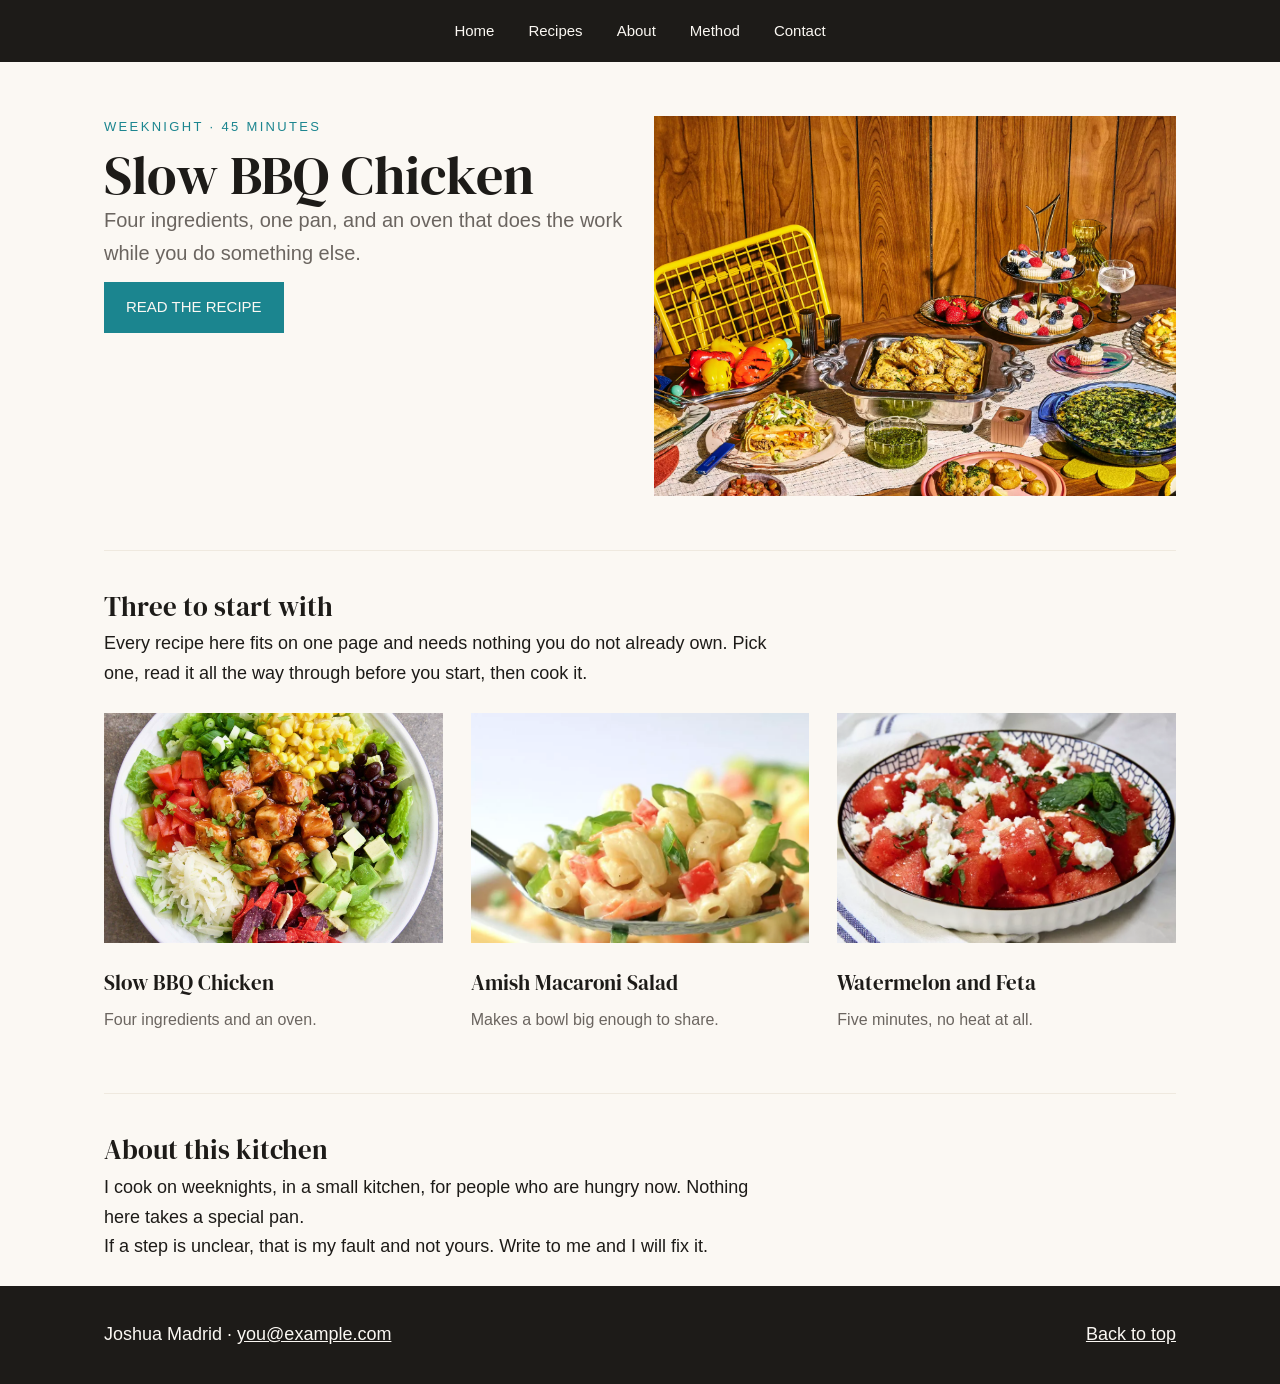
<file: index.html>
<!DOCTYPE html>
<html lang="en">
<head>
    <meta charset="UTF-8">
    <meta name="viewport" content="width=device-width, initial-scale=1.0">
    <title>Jen's Kitchen</title>

    <link rel="preconnect" href="https://fonts.googleapis.com">
    <link rel="preconnect" href="https://fonts.gstatic.com" crossorigin>
    <link href="https://fonts.googleapis.com/css2?family=DM+Serif+Display:ital@0;1&family=Open+Sans:ital,wght@0,300..800;1,300..800&display=swap" rel="stylesheet">
    
    <link rel="stylesheet" href="css/styles.css">
</head>
<body id="top">

    <nav class="site-nav">
        <ul>
            <li>
                <a href="index.html">Home</a>
            </li>

            <li>
                <a href="#cards">Recipes</a>
            </li>

            <li>
                <a href="#about">About</a>
            </li>

            <li>
                <a href="#method">Method</a>
            </li>

            <li>
                <a href="mailto:you@example.com">Contact</a>
            </li>
        </ul>
    </nav>

    <main>
                
        <header class="hero">
            <div>
                <p class="eyebrow">Weeknight &middot; 45 minutes</p>
                <h1>Slow BBQ Chicken</h1>
                <p class="lede">Four ingredients, one pan, and an oven that does the work while you do something else.</p>
                
                <a class="button" href="recipes/bbq-chicken.html">Read the recipe</a>
            </div>

            <img src="images/homepage.webp" alt="A plate of BBQ chicken">
        </header>

        <section class="section-head" id="cards">
            <h2>Three to start with</h2>
            <p>Every recipe here fits on one page and needs nothing you do not already own. Pick one, read it all the way through before you start, then cook it.</p>
        </section>

        <section class="cards">
            <article class="card">
                <img src="images/bbq-chicken-card.jpeg" alt="BBQ chicken thighs">
                <h3>Slow BBQ Chicken</h3>
                <p>Four ingredients and an oven.</p>
            </article>

            <article class="card">
                <img src="images/amish-macaroni-salad-card.webp" alt="A bowl of macaroni salad">
                <h3>Amish Macaroni Salad</h3>
                <p>Makes a bowl big enough to share.</p>
            </article>
            
            <article class="card">
                <img src="images/Watermelon-salad-card.webp" alt="Watermelon with feta and mint">
                <h3>Watermelon and Feta</h3>
                <p>Five minutes, no heat at all.</p>
            </article>

        </section>

        <section class="section-head" id="about">
            <h2>About this kitchen</h2>
            <p>I cook on weeknights, in a small kitchen, for people who are hungry now. Nothing here takes a special pan.</p>
            <p>If a step is unclear, that is my fault and not yours. Write to me and I will fix it.</p>
        </section>
        
    </main>

    <footer class="site-footer">
        <div class="inner">
            <p>Joshua Madrid &middot; <a href="mailto:you@example.com">you@example.com</a></p>
            <p class="right"><a href="#top">Back to top</a></p>
        </div>
    </footer>

</body>
</html>
</file>
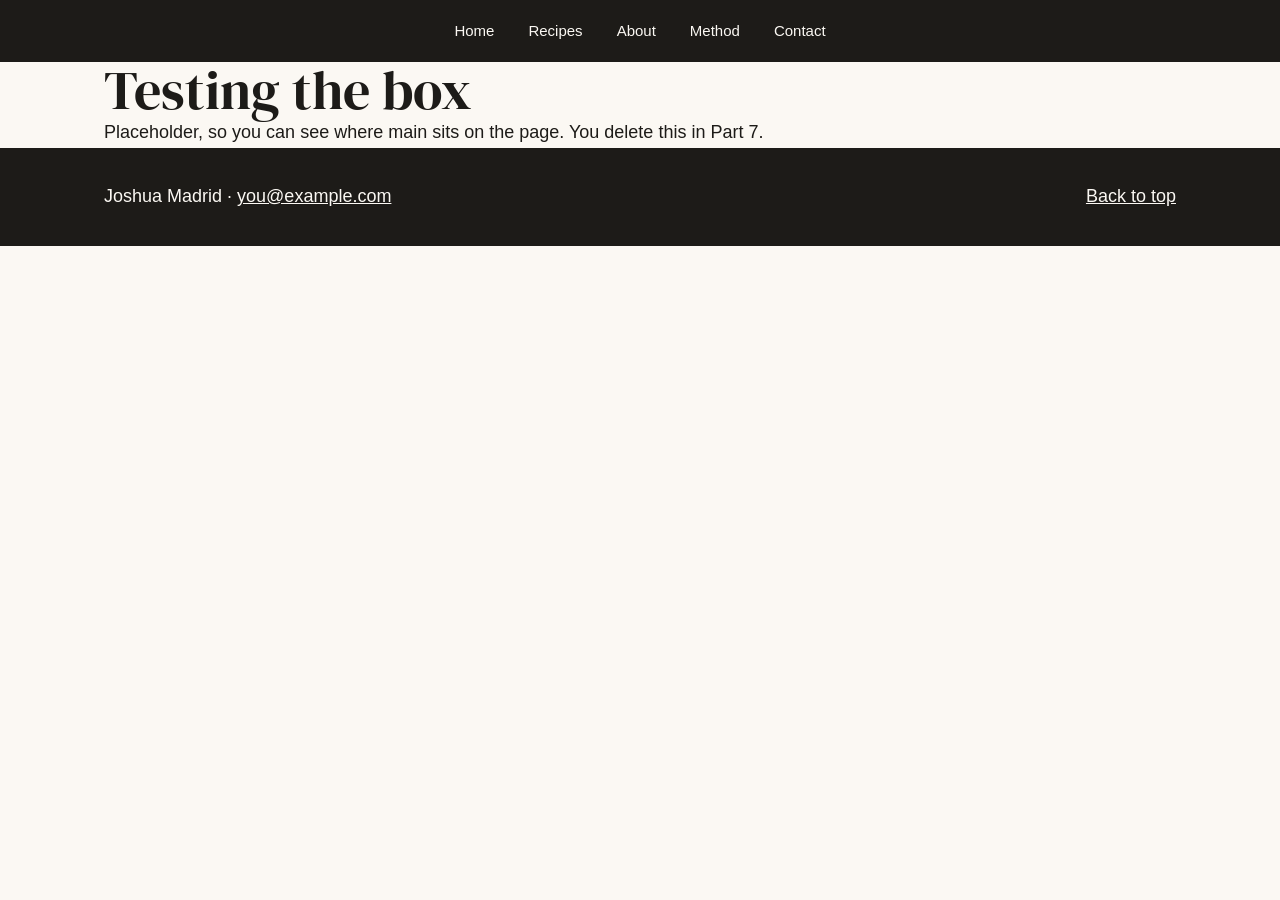
<file: template.html>
<!DOCTYPE html>
<html lang="en">
<head>
    <meta charset="UTF-8">
    <meta name="viewport" content="width=device-width, initial-scale=1.0">
    <title>Template</title>

    <link rel="preconnect" href="https://fonts.googleapis.com">
    <link rel="preconnect" href="https://fonts.gstatic.com" crossorigin>
    <link href="https://fonts.googleapis.com/css2?family=DM+Serif+Display:ital@0;1&family=Open+Sans:ital,wght@0,300..800;1,300..800&display=swap" rel="stylesheet">
    
    <link rel="stylesheet" href="css/styles.css">
</head>
<body id="top">

    <nav class="site-nav">
        <ul>
            <li>
                <a href="index.html">Home</a>
            </li>

            <li>
                <a href="#cards">Recipes</a>
            </li>

            <li>
                <a href="#about">About</a>
            </li>

            <li>
                <a href="#method">Method</a>
            </li>

            <li>
                <a href="mailto:you@example.com">Contact</a>
            </li>
        </ul>
    </nav>

    <main>
        <h1>Testing the box</h1>
        <p>Placeholder, so you can see where main sits on the page. You delete this in Part 7.</p>
    </main>

    <footer class="site-footer">
        <div class="inner">
            <p>Joshua Madrid &middot; <a href="mailto:you@example.com">you@example.com</a></p>
            <p class="right"><a href="#top">Back to top</a></p>
        </div>
    </footer>

</body>
</html>
</file>
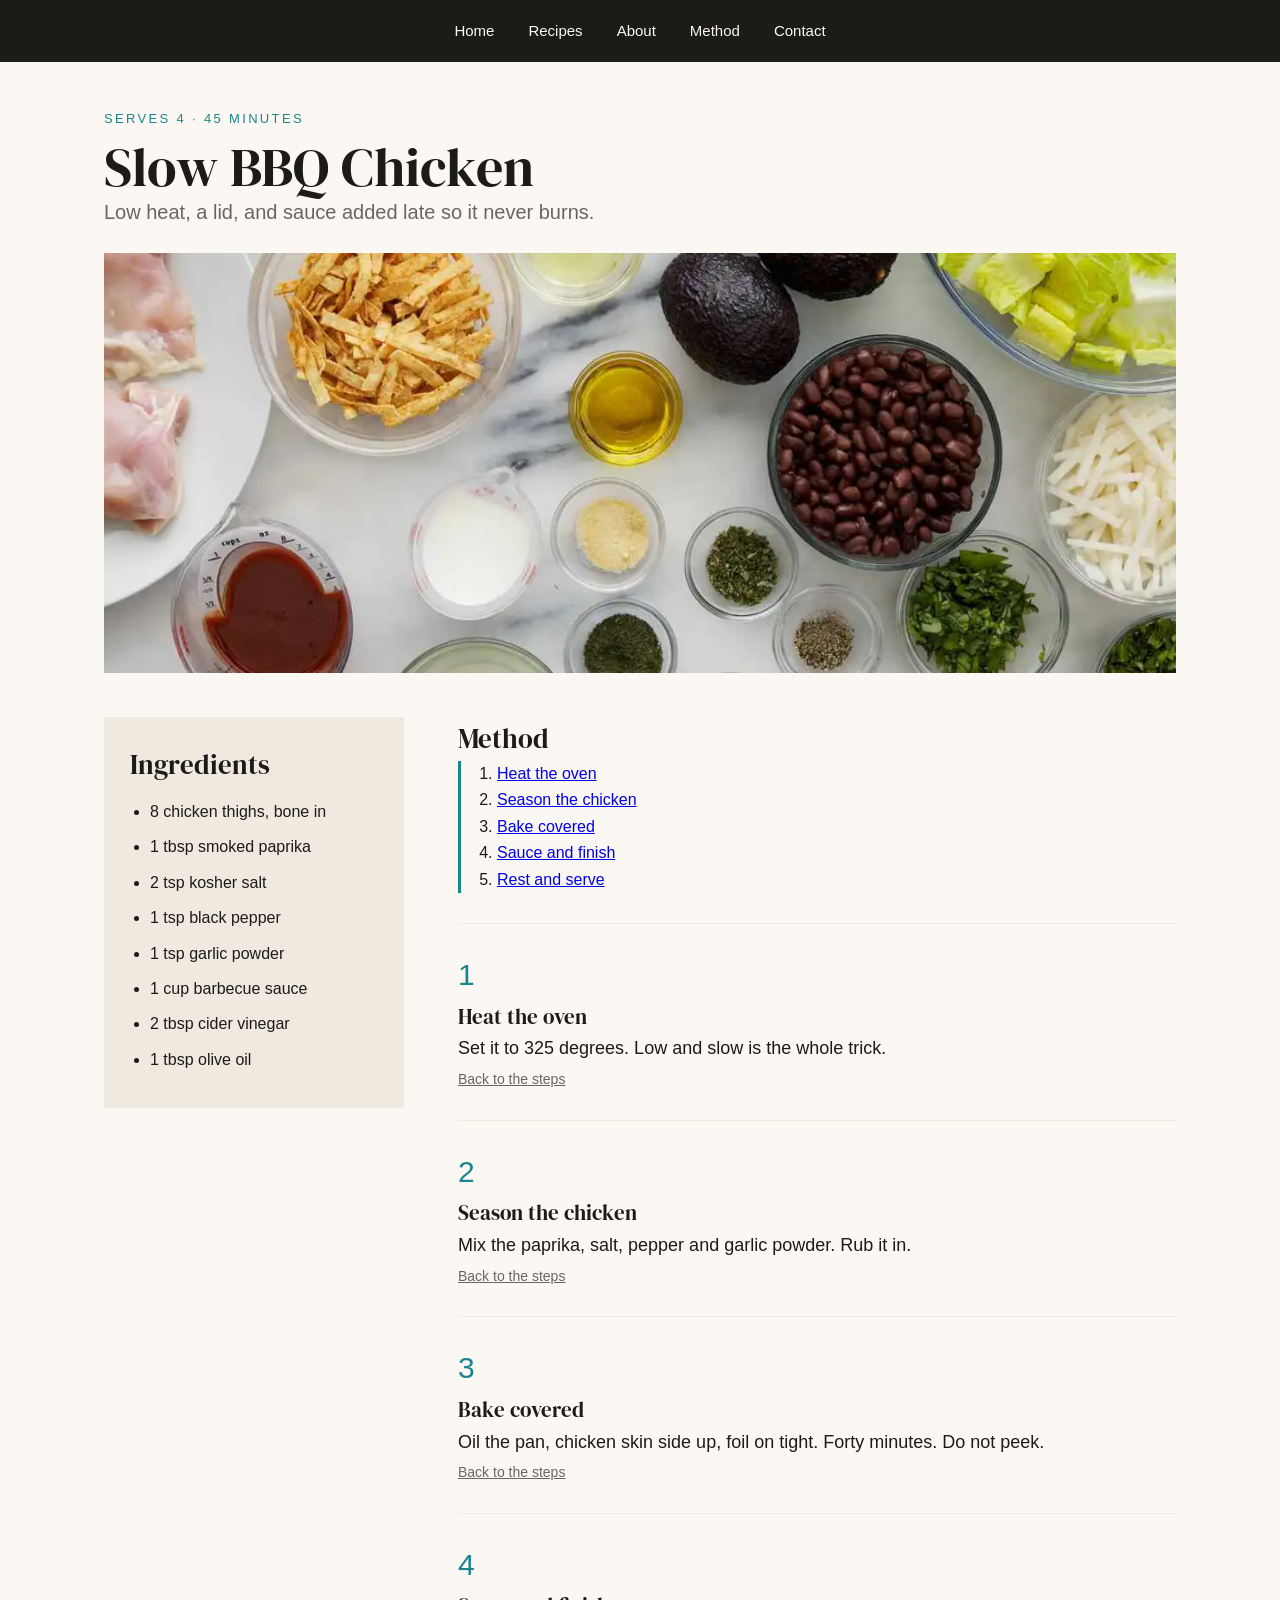
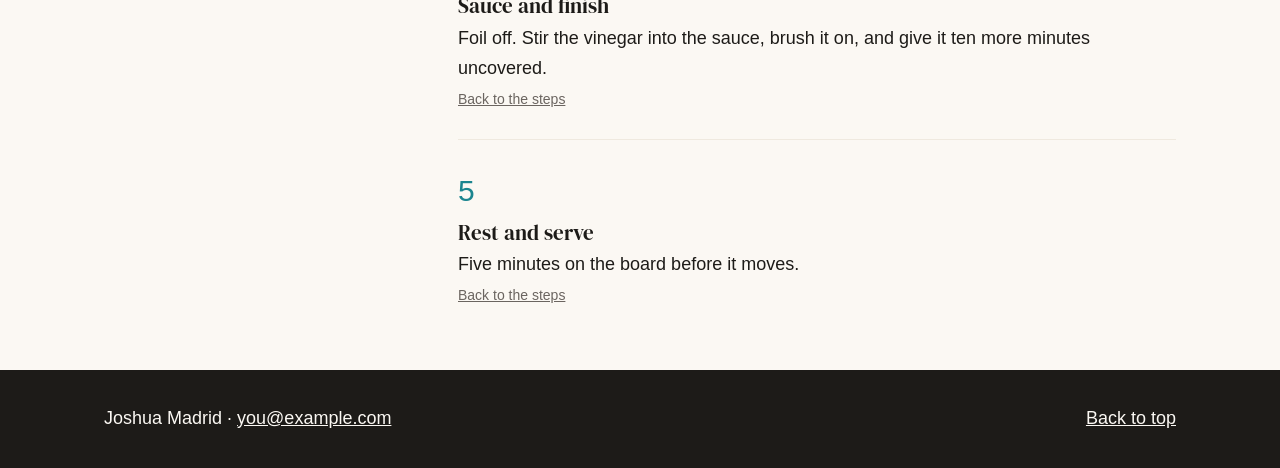
<file: recipes/bbq-chicken.html>
<!DOCTYPE html>
<html lang="en">
<head>
    <meta charset="UTF-8">
    <meta name="viewport" content="width=device-width, initial-scale=1.0">
     <title>Slow BBQ Chicken</title>

    <link rel="preconnect" href="https://fonts.googleapis.com">
    <link rel="preconnect" href="https://fonts.gstatic.com" crossorigin>
    <link href="https://fonts.googleapis.com/css2?family=DM+Serif+Display:ital@0;1&family=Open+Sans:ital,wght@0,300..800;1,300..800&display=swap" rel="stylesheet">
    
    <link rel="stylesheet" href="../css/styles.css">
</head>
<body id="top">

    <nav class="site-nav">
        <ul>
            <li>
                <a href="../index.html">Home</a>
            </li>

            <li>
                <a href="../index.html#cards">Recipes</a>
            </li>

            <li>
                <a href="../index.html#about">About</a>
            </li>

            <li>
                <a href="#method">Method</a>
            </li>

            <li>
                <a href="mailto:you@example.com">Contact</a>
            </li>
        </ul>
    </nav>

    <main>       
        <header class="recipe-hero">
            <p class="eyebrow">Serves 4 &middot; 45 minutes</p>
            <h1>Slow BBQ Chicken</h1>
            <p class="lede">Low heat, a lid, and sauce added late so it never burns.</p>
            <img src="../images/bbq-chicken-banner.webp" alt="A tray of BBQ chicken">
        </header>

        <div class="recipe-body">
            <aside class="ingredients">
                <h2>Ingredients</h2>
                <ul>
                    <li>8 chicken thighs, bone in</li>
                    <li>1 tbsp smoked paprika</li>
                    <li>2 tsp kosher salt</li>
                    <li>1 tsp black pepper</li>
                    <li>1 tsp garlic powder</li>
                    <li>1 cup barbecue sauce</li>
                    <li>2 tbsp cider vinegar</li>
                    <li>1 tbsp olive oil</li>
                </ul>
            </aside>

            <section id="method">
                <h2>Method</h2>

                <nav class="jump">
                    <ol>
                        <li><a href="#step-1">Heat the oven</a></li>
                        <li><a href="#step-2">Season the chicken</a></li>
                        <li><a href="#step-3">Bake covered</a></li>
                        <li><a href="#step-4">Sauce and finish</a></li>
                        <li><a href="#step-5">Rest and serve</a></li>
                    </ol>
                </nav>

                <article class="step" id="step-1">
                    <span class="num">1</span>
                    <h3>Heat the oven</h3>
                    <p>Set it to 325 degrees. Low and slow is the whole trick.</p>
                    <p><a class="back" href="#method">Back to the steps</a></p>
                </article>

                <article class="step" id="step-2">
                    <span class="num">2</span>
                    <h3>Season the chicken</h3>
                    <p>Mix the paprika, salt, pepper and garlic powder. Rub it in.</p>
                    <p><a class="back" href="#method">Back to the steps</a></p>
                </article>

                <article class="step" id="step-3">
                    <span class="num">3</span>
                    <h3>Bake covered</h3>
                    <p>Oil the pan, chicken skin side up, foil on tight. Forty minutes. Do not peek.</p>
                    <p><a class="back" href="#method">Back to the steps</a></p>
                </article>

                <article class="step" id="step-4">
                    <span class="num">4</span>
                    <h3>Sauce and finish</h3>
                    <p>Foil off. Stir the vinegar into the sauce, brush it on, and give it ten more minutes uncovered.</p>
                    <p><a class="back" href="#method">Back to the steps</a></p>
                </article>

                <article class="step" id="step-5">
                    <span class="num">5</span>
                    <h3>Rest and serve</h3>
                    <p>Five minutes on the board before it moves.</p>
                    <p><a class="back" href="#method">Back to the steps</a></p>
                </article>


            </section>
        </div>


    </main>

    <footer class="site-footer">
        <div class="inner">
            <p>Joshua Madrid &middot; <a href="mailto:you@example.com">you@example.com</a></p>
            <p class="right"><a href="#top">Back to top</a></p>
        </div>
    </footer>

</body>
</html>
</file>
<file: css/styles.css>
* {
  box-sizing: border-box;
  margin: 0;
  padding: 0;
}

body {
  background: #FBF8F3;
  color: #1D1B18;
  font-family: 'Inter', Helvetica, Arial, sans-serif;
  font-size: 18px;
  line-height: 1.65;
}

h1, h2, h3 {
  font-family: 'DM Serif Display', Georgia, serif;
  font-weight: 400;
}

.site-nav {
  background: #1D1B18;
}

.site-nav ul {
  list-style: none;
  display: grid;
  grid-template: auto / auto auto auto auto auto;
  gap: 34px;
  width: max-content;
  margin: 0 auto;
  padding: 16px 24px;
}

.site-nav a {
  color: #FBF8F3;
  text-decoration: none;
  font-size: 15px;
}

main {
  max-width: 1120px;
  margin: 0 auto;
  padding: 0 24px;
}

.site-footer {
  background: #1D1B18;
  color: #FBF8F3;
}

.site-footer .inner {
  display: grid;
  grid-template: auto / 1fr 1fr;
  max-width: 1120px;
  margin: 0 auto;
  padding: 34px 24px;
}

.site-footer a {
  color: #FBF8F3;
}

.site-footer .right {
  text-align: right;
}

.hero {
  display: grid;
  grid-template: auto / 1fr 1fr;
  gap: 28px;
  padding: 54px 0;
}

.hero img {
  width: 100%;
  height: 380px;
  object-fit: cover;
}

h1 {
  font-size: 54px;
  line-height: 1.05;
}

.eyebrow {
  font-size: 13px;
  letter-spacing: 0.18em;
  text-transform: uppercase;
  color: #1B858F;
  margin-bottom: 10px;
}

.lede {
  font-size: 20px;
  color: #6B6560;
}

.button {
  display: inline-block;
  margin-top: 12px;
  background: #1B858F;
  color: #FBF8F3;
  text-decoration: none;
  padding: 13px 22px;
  font-size: 15px;
  text-transform: uppercase;
}

.section-head {
  border-top: 1px solid #EFE9DF;
  padding: 34px 0 24px;
}

.section-head p {
  max-width: 68ch;
}

.cards {
  display: grid;
  grid-template: auto / 1fr 1fr 1fr;
  gap: 28px;
  padding-bottom: 60px;
}

.card img {
  width: 100%;
  height: 230px;
  object-fit: cover;
}

.card h3 {
  margin: 14px 0 6px;
}

.card p {
  font-size: 16px;
  color: #6B6560;
}


.recipe-hero {
  padding: 46px 0 34px;
}

.recipe-hero img {
  width: 100%;
  height: 420px;
  object-fit: cover;
  margin-top: 24px;
}


.recipe-body {
  display: grid;
  grid-template: auto / 300px 1fr;
  gap: 54px;
  padding-bottom: 60px;
}

.ingredients {
  background: #EFE9DF;
  padding: 26px;
  align-self: start;
}

.ingredients ul {
  margin: 12px 0 0 20px;
}

.ingredients li {
  margin-bottom: 9px;
  font-size: 16px;
}

.jump {
  border-left: 3px solid #1B858F;
  padding-left: 18px;
  margin-bottom: 30px;
}

.jump ol {
  margin-left: 18px;
}

.jump li {
  font-size: 16px;
}

.step {
  border-top: 1px solid #EFE9DF;
  padding-top: 26px;
  margin-top: 26px;
}

.step .num {
  display: block;
  font-size: 30px;
  color: #1B858F;
}

.back {
  font-size: 14px;
  color: #6B6560;
}
</file>
